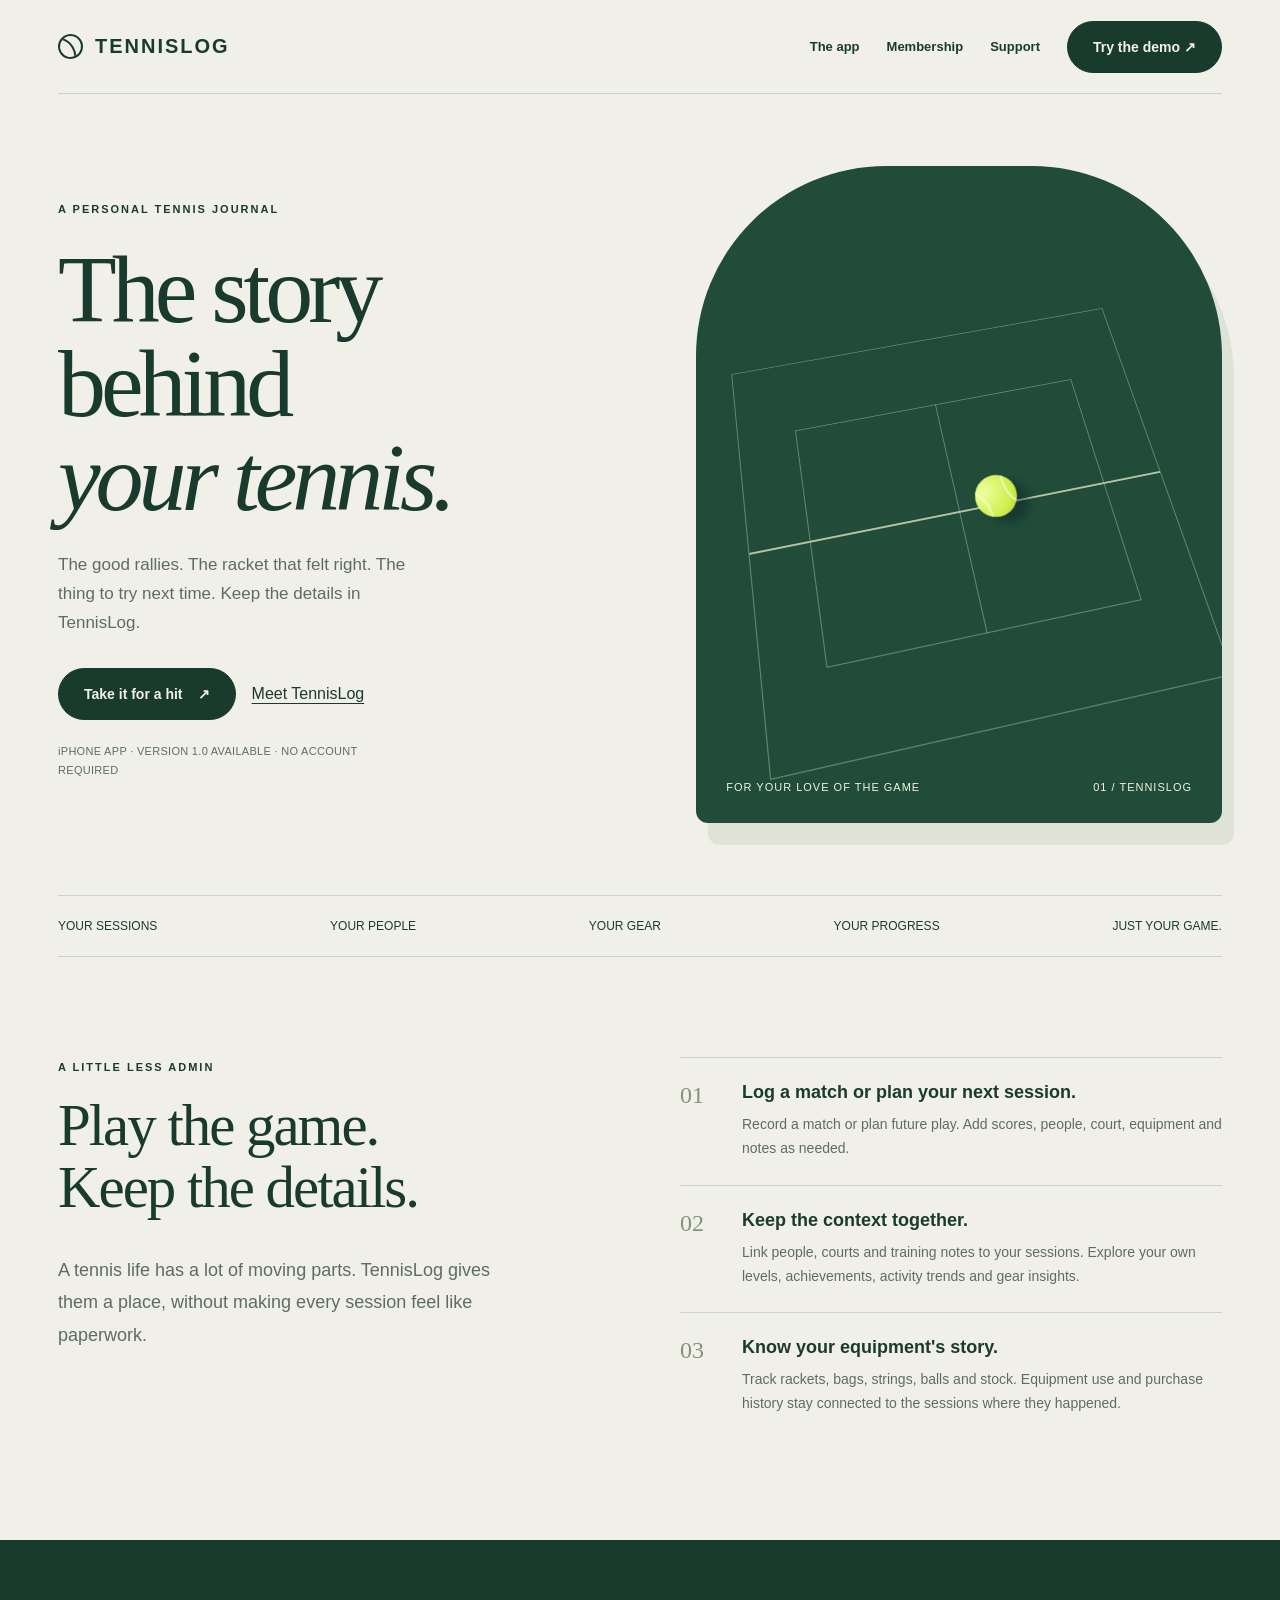
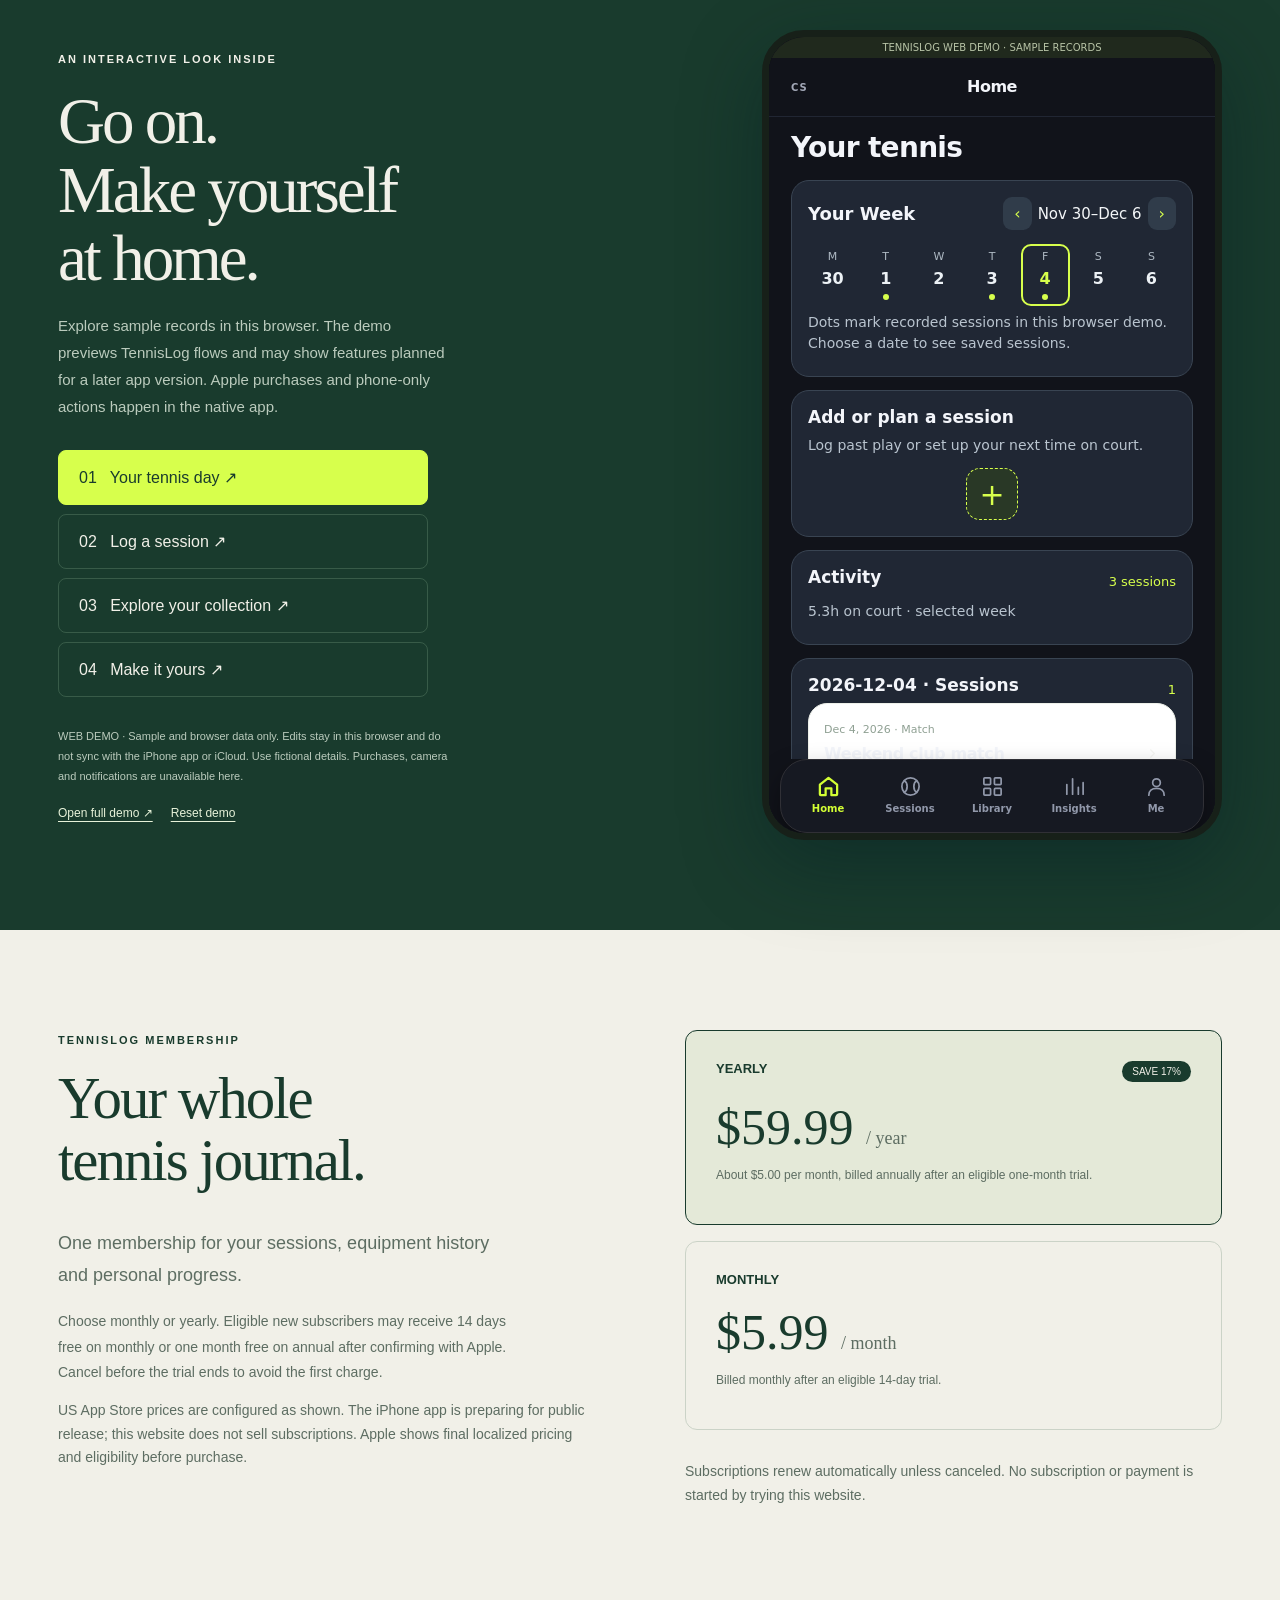
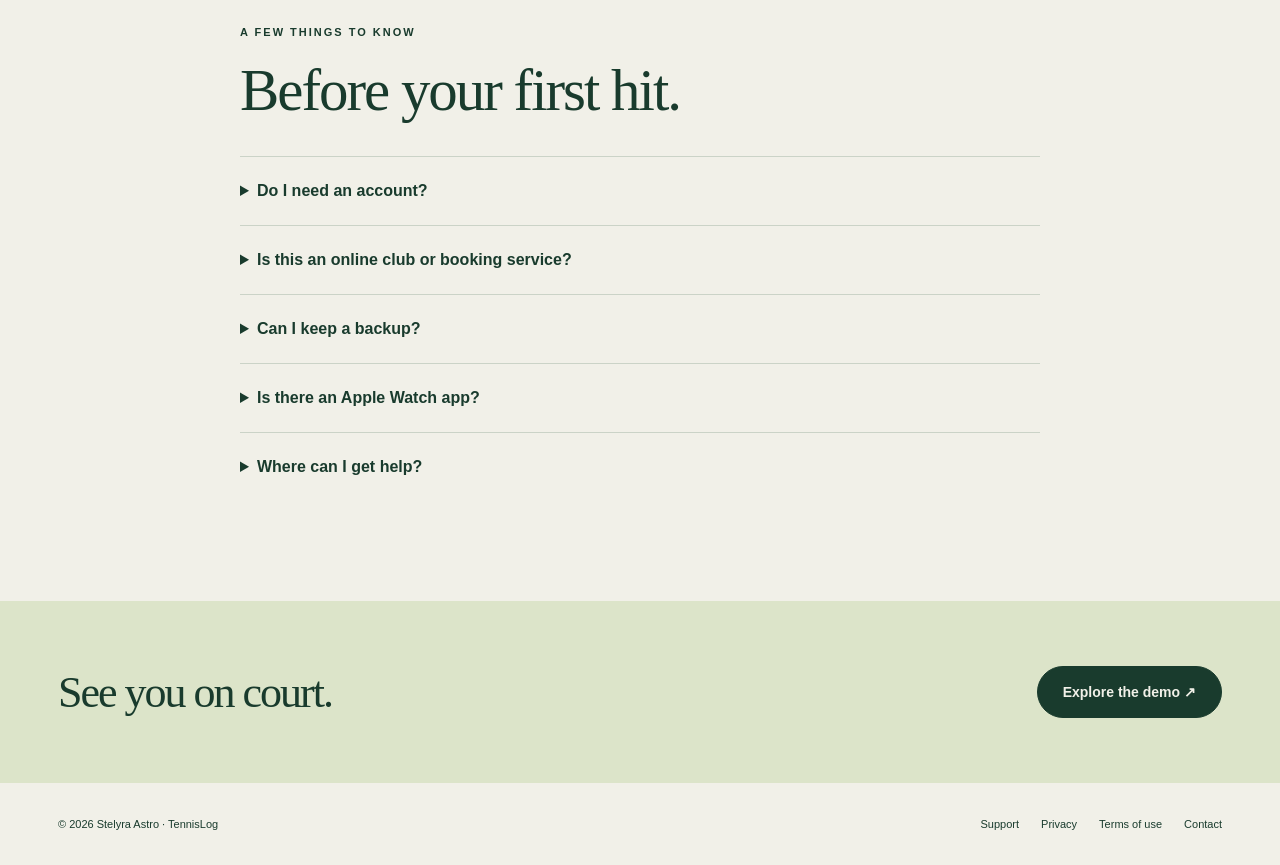
<file: index.html>
<!doctype html><html lang="en"><head><meta charset="utf-8"><meta name="viewport" content="width=device-width,initial-scale=1"><meta name="color-scheme" content="light"><title>TennisLog: Gear &amp; Match Log</title><meta name="description" content="Record matches, tournaments, equipment and progress in one iPhone tennis journal. Explore a separate interactive browser demo."><meta property="og:title" content="TennisLog — The story behind your tennis"><meta property="og:description" content="A personal tennis journal for the game, the people and the small improvements."><meta name="theme-color" content="#f1f0e8"><link rel="stylesheet" href="style.css"><link rel="icon" href="icon.svg" type="image/svg+xml"></head><body>
<a class="skip" href="#main">Skip to content</a><div class="wrap"><header class="nav"><a class="brand" href="./"><span class="brand-mark" aria-hidden="true"></span>TENNISLOG</a><nav class="nav-links" aria-label="Main navigation"><a href="#your-game">The app</a><a href="#membership">Membership</a><a href="support/">Support</a><a class="btn" href="#try">Try the demo ↗</a></nav></header>
<main id="main"><section class="hero"><div><span class="eyebrow">A personal tennis journal</span><h1>The story<br>behind<br><em>your tennis.</em></h1><p>The good rallies. The racket that felt right. The thing to try next time. Keep the details in TennisLog.</p><div class="actions"><a class="btn" href="#try">Take it for a hit <span aria-hidden="true">↗</span></a><a href="#your-game">Meet TennisLog</a></div><p class="release-note">iPHONE APP · VERSION 1.0 AVAILABLE · NO ACCOUNT REQUIRED</p></div><div class="court-art" role="img" aria-label="Original illustration of a tennis ball over a green court"><div class="court-lines"><i class="court-center"></i></div><div class="ball"></div><div class="court-caption"><span>FOR YOUR LOVE OF THE GAME</span><span>01 / TENNISLOG</span></div></div></section>
<div class="rail"><span>YOUR SESSIONS</span><span>YOUR PEOPLE</span><span>YOUR GEAR</span><span>YOUR PROGRESS</span><span>JUST YOUR GAME.</span></div>
<section class="section intro-grid" id="your-game"><div><span class="eyebrow">A little less admin</span><h2>Play the game.<br>Keep the details.</h2><p class="lead">A tennis life has a lot of moving parts. TennisLog gives them a place, without making every session feel like paperwork.</p></div><div><article class="feature-row"><span class="num">01</span><div><h3>Log a match or plan your next session.</h3><p>Record a match or plan future play. Add scores, people, court, equipment and notes as needed.</p></div></article><article class="feature-row"><span class="num">02</span><div><h3>Keep the context together.</h3><p>Link people, courts and training notes to your sessions. Explore your own levels, achievements, activity trends and gear insights.</p></div></article><article class="feature-row"><span class="num">03</span><div><h3>Know your equipment's story.</h3><p>Track rackets, bags, strings, balls and stock. Equipment use and purchase history stay connected to the sessions where they happened.</p></div></article></div></section></main></div>
<section class="demo-section" id="try" aria-labelledby="try-title"><div class="wrap demo-grid"><div><span class="eyebrow">An interactive look inside</span><h2 id="try-title">Go on.<br>Make yourself<br>at home.</h2><p>Explore sample records in this browser. The demo previews TennisLog flows and may show features planned for a later app version. Apple purchases and phone-only actions happen in the native app.</p><div class="demo-steps" aria-label="Choose a demo screen"><button data-demo-tab="home" aria-pressed="true">01 &nbsp; Your tennis day ↗</button><button data-demo-tab="play" aria-pressed="false">02 &nbsp; Log a session ↗</button><button data-demo-tab="library" aria-pressed="false">03 &nbsp; Explore your collection ↗</button><button data-demo-tab="profile" aria-pressed="false">04 &nbsp; Make it yours ↗</button></div><p class="demo-note">WEB DEMO · Sample and browser data only. Edits stay in this browser and do not sync with the iPhone app or iCloud. Use fictional details. Purchases, camera and notifications are unavailable here.</p><div class="demo-tools"><a href="demo/" target="_blank" rel="noopener">Open full demo ↗</a><button data-reset-demo>Reset demo</button></div></div><div class="phone-demo"><iframe id="demo-frame" src="demo/" title="Interactive TennisLog web prototype" loading="lazy" sandbox="allow-scripts allow-same-origin allow-forms allow-modals allow-downloads allow-popups allow-popups-to-escape-sandbox"></iframe></div></div></section>
<div class="wrap"><section class="section pricing" id="membership"><div><span class="eyebrow">TennisLog membership</span><h2>Your whole<br>tennis journal.</h2><p class="lead">One membership for your sessions, equipment history and personal progress.</p><p class="lead" style="font-size:14px">Choose monthly or yearly. Eligible new subscribers may receive 14 days free on monthly or one month free on annual after confirming with Apple. Cancel before the trial ends to avoid the first charge.</p><p style="font-size:14px;color:var(--muted);line-height:1.7">US App Store prices are configured as shown. The iPhone app is preparing for public release; this website does not sell subscriptions. Apple shows final localized pricing and eligibility before purchase.</p></div><div class="price-options"><article class="price featured"><div class="price-top"><strong>YEARLY</strong><span class="tag">SAVE 17%</span></div><div class="amount">$59.99 <span>/ year</span></div><p>About $5.00 per month, billed annually after an eligible one-month trial.</p></article><article class="price"><div class="price-top"><strong>MONTHLY</strong></div><div class="amount">$5.99 <span>/ month</span></div><p>Billed monthly after an eligible 14-day trial.</p></article><p style="font-size:14px;color:var(--muted);line-height:1.7">Subscriptions renew automatically unless canceled. No subscription or payment is started by trying this website.</p></div></section>
<section class="section faq" style="padding-top:0"><span class="eyebrow">A few things to know</span><h2>Before your first hit.</h2><details><summary>Do I need an account?</summary><p>No TennisLog account is required. TennisLog 1.0 stores records on your iPhone. Apple handles subscriptions; Restore purchases is available in the app.</p></details><details><summary>Is this an online club or booking service?</summary><p>No. People and court records are your private notes. TennisLog does not contact players, book courts or publish a social profile.</p></details><details><summary>Can I keep a backup?</summary><p>Yes. In the iPhone app, use Me to export a complete backup to Files or restore one. Records do not automatically sync between devices in version 1.0. The browser demo can export its own JSON file; demo and iPhone backup formats are different.</p></details><details><summary>Is there an Apple Watch app?</summary><p>TennisLog is iPhone only. There is no Watch app or sensor analysis.</p></details><details><summary>Where can I get help?</summary><p>Visit our <a href="support/">support page</a> or email <a href="mailto:Stelyra-Astro@proton.me">Stelyra-Astro@proton.me</a>. Please don't send private records unless they're needed to explain your issue.</p></details></section></div>
<section class="closing"><div class="wrap"><h2>See you on court.</h2><a class="btn" href="#try">Explore the demo ↗</a></div></section><div class="wrap"><footer class="footer"><span>© 2026 Stelyra Astro · TennisLog</span><nav aria-label="Footer"><a href="support/">Support</a><a href="privacy/">Privacy</a><a href="terms/">Terms of use</a><a href="mailto:Stelyra-Astro@proton.me">Contact</a></nav></footer></div><script src="site.js"></script></body></html>
</file>
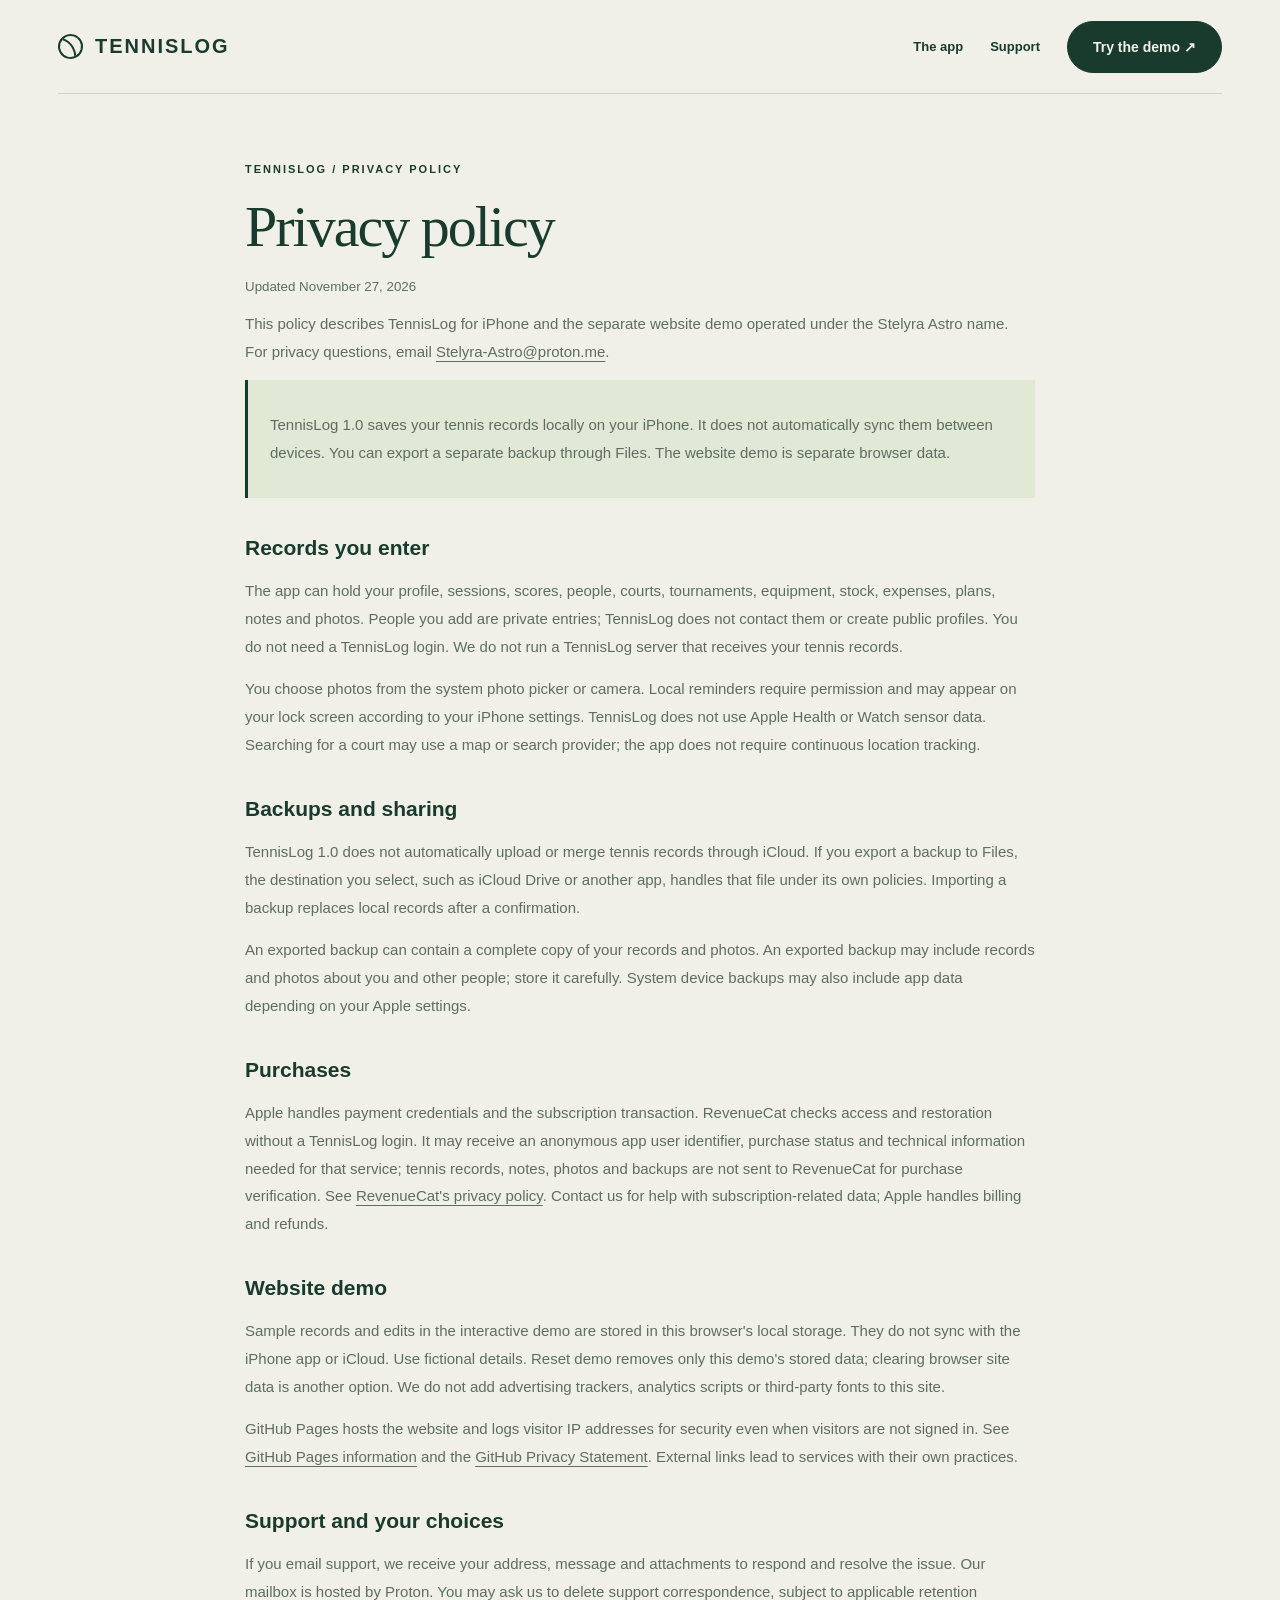
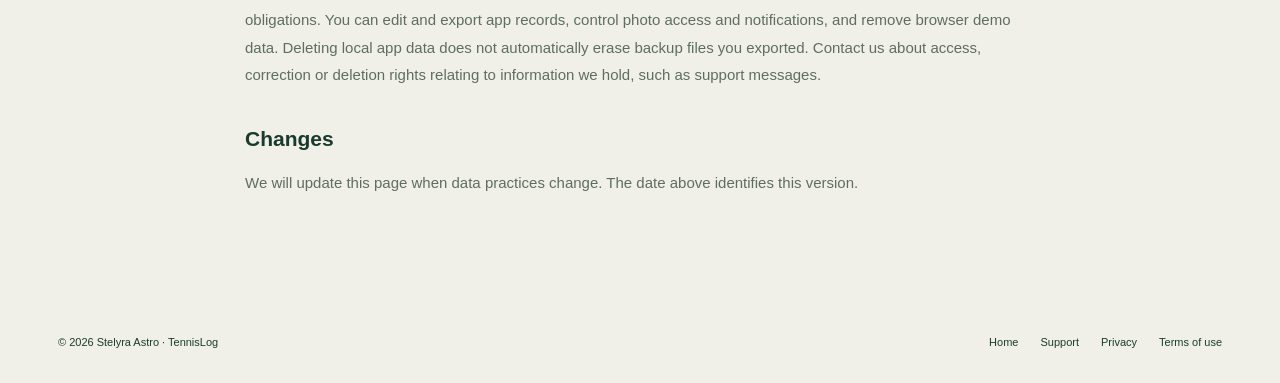
<file: privacy/index.html>
<!doctype html>
<html lang="en">
<head>
  <meta charset="utf-8">
  <meta name="viewport" content="width=device-width,initial-scale=1">
  <meta name="color-scheme" content="light">
  <title>Privacy policy — TennisLog</title>
  <meta name="description" content="How TennisLog 1.0 handles local records, backups, purchases and browser demo data.">
  <link rel="stylesheet" href="../style.css">
  <link rel="icon" href="../icon.svg" type="image/svg+xml">
</head>
<body>
  <a class="skip" href="#main">Skip to content</a>
  <div class="wrap">
    <header class="nav">
      <a class="brand" href="../"><span class="brand-mark" aria-hidden="true"></span>TENNISLOG</a>
      <nav class="nav-links" aria-label="Main navigation">
        <a href="../#your-game">The app</a><a href="../support/">Support</a>
        <a class="btn" href="../#try">Try the demo ↗</a>
      </nav>
    </header>
    <main class="legal" id="main">
      <span class="eyebrow">TennisLog / Privacy policy</span>
      <h1>Privacy policy</h1>
      <small>Updated November 27, 2026</small>

<p>This policy describes TennisLog for iPhone and the separate website demo operated under the Stelyra Astro name. For privacy questions, email <a href="mailto:Stelyra-Astro@proton.me">Stelyra-Astro@proton.me</a>.</p>
<div class="callout"><p>TennisLog 1.0 saves your tennis records locally on your iPhone. It does not automatically sync them between devices. You can export a separate backup through Files. The website demo is separate browser data.</p></div>
<h2>Records you enter</h2>
<p>The app can hold your profile, sessions, scores, people, courts, tournaments, equipment, stock, expenses, plans, notes and photos. People you add are private entries; TennisLog does not contact them or create public profiles. You do not need a TennisLog login. We do not run a TennisLog server that receives your tennis records.</p>
<p>You choose photos from the system photo picker or camera. Local reminders require permission and may appear on your lock screen according to your iPhone settings. TennisLog does not use Apple Health or Watch sensor data. Searching for a court may use a map or search provider; the app does not require continuous location tracking.</p>
<h2>Backups and sharing</h2>
<p>TennisLog 1.0 does not automatically upload or merge tennis records through iCloud. If you export a backup to Files, the destination you select, such as iCloud Drive or another app, handles that file under its own policies. Importing a backup replaces local records after a confirmation.</p>
<p>An exported backup can contain a complete copy of your records and photos. An exported backup may include records and photos about you and other people; store it carefully. System device backups may also include app data depending on your Apple settings.</p>
<h2>Purchases</h2>
<p>Apple handles payment credentials and the subscription transaction. RevenueCat checks access and restoration without a TennisLog login. It may receive an anonymous app user identifier, purchase status and technical information needed for that service; tennis records, notes, photos and backups are not sent to RevenueCat for purchase verification. See <a href="https://www.revenuecat.com/privacy">RevenueCat's privacy policy</a>. Contact us for help with subscription-related data; Apple handles billing and refunds.</p>
<h2>Website demo</h2>
<p>Sample records and edits in the interactive demo are stored in this browser's local storage. They do not sync with the iPhone app or iCloud. Use fictional details. Reset demo removes only this demo's stored data; clearing browser site data is another option. We do not add advertising trackers, analytics scripts or third-party fonts to this site.</p>
<p>GitHub Pages hosts the website and logs visitor IP addresses for security even when visitors are not signed in. See <a href="https://docs.github.com/en/pages/getting-started-with-github-pages/what-is-github-pages">GitHub Pages information</a> and the <a href="https://docs.github.com/en/site-policy/privacy-policies/github-general-privacy-statement">GitHub Privacy Statement</a>. External links lead to services with their own practices.</p>
<h2>Support and your choices</h2>
<p>If you email support, we receive your address, message and attachments to respond and resolve the issue. Our mailbox is hosted by Proton. You may ask us to delete support correspondence, subject to applicable retention obligations. You can edit and export app records, control photo access and notifications, and remove browser demo data. Deleting local app data does not automatically erase backup files you exported. Contact us about access, correction or deletion rights relating to information we hold, such as support messages.</p>
<h2>Changes</h2><p>We will update this page when data practices change. The date above identifies this version.</p>

    </main>
    <footer class="footer">
      <span>© 2026 Stelyra Astro · TennisLog</span>
      <nav aria-label="Footer"><a href="../">Home</a><a href="../support/">Support</a><a href="../privacy/">Privacy</a><a href="../terms/">Terms of use</a></nav>
    </footer>
  </div>
</body>
</html>
</file>
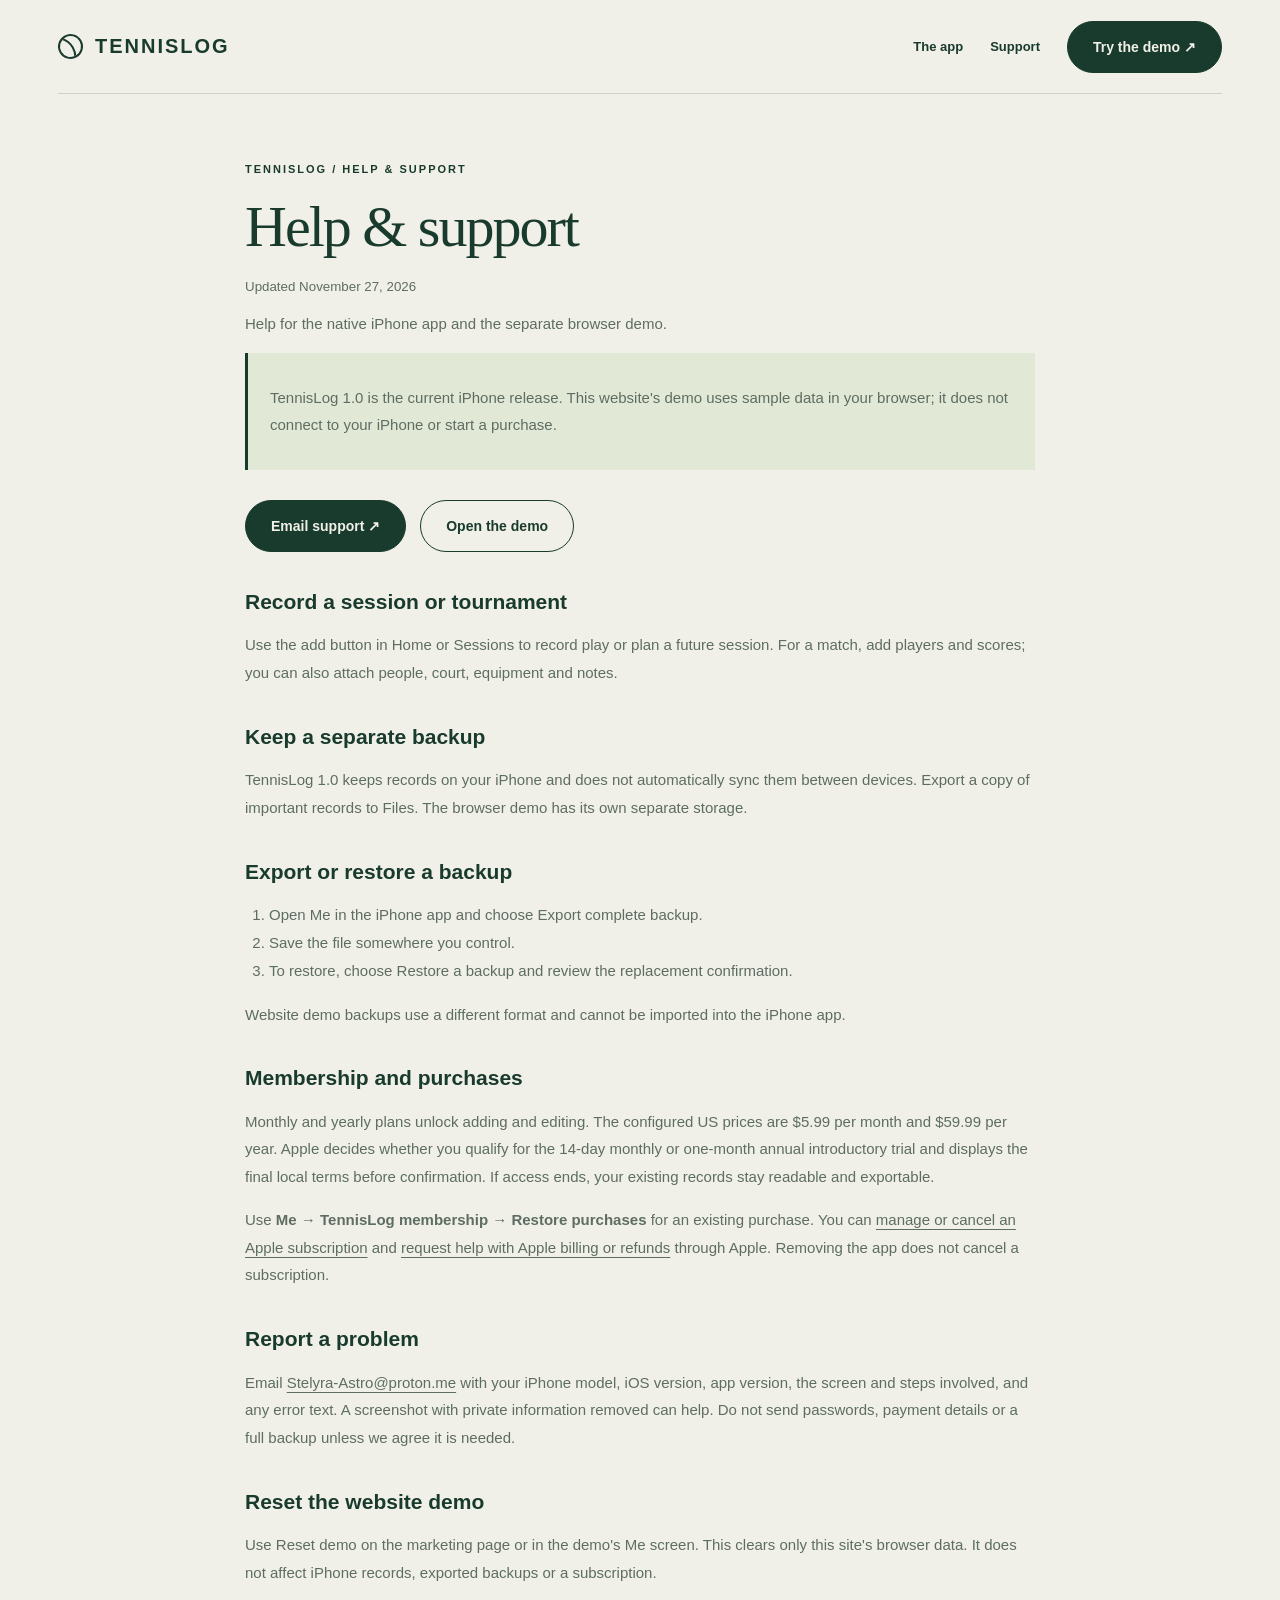
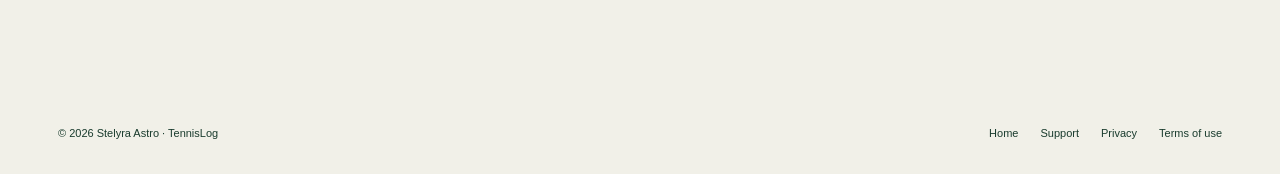
<file: support/index.html>
<!doctype html>
<html lang="en">
<head>
  <meta charset="utf-8">
  <meta name="viewport" content="width=device-width,initial-scale=1">
  <meta name="color-scheme" content="light">
  <title>Help & support — TennisLog</title>
  <meta name="description" content="Help for TennisLog 1.0, backups, subscriptions and the browser demo.">
  <link rel="stylesheet" href="../style.css">
  <link rel="icon" href="../icon.svg" type="image/svg+xml">
</head>
<body>
  <a class="skip" href="#main">Skip to content</a>
  <div class="wrap">
    <header class="nav">
      <a class="brand" href="../"><span class="brand-mark" aria-hidden="true"></span>TENNISLOG</a>
      <nav class="nav-links" aria-label="Main navigation">
        <a href="../#your-game">The app</a><a href="../support/">Support</a>
        <a class="btn" href="../#try">Try the demo ↗</a>
      </nav>
    </header>
    <main class="legal" id="main">
      <span class="eyebrow">TennisLog / Help & support</span>
      <h1>Help & support</h1>
      <small>Updated November 27, 2026</small>

<p class="lead">Help for the native iPhone app and the separate browser demo.</p>
<div class="callout"><p>TennisLog 1.0 is the current iPhone release. This website's demo uses sample data in your browser; it does not connect to your iPhone or start a purchase.</p></div>
<div class="support-links"><a class="btn" href="mailto:Stelyra-Astro@proton.me">Email support ↗</a><a class="btn ghost" href="../#try">Open the demo</a></div>
<h2>Record a session or tournament</h2>
<p>Use the add button in Home or Sessions to record play or plan a future session. For a match, add players and scores; you can also attach people, court, equipment and notes.</p>
<h2>Keep a separate backup</h2>
<p>TennisLog 1.0 keeps records on your iPhone and does not automatically sync them between devices. Export a copy of important records to Files. The browser demo has its own separate storage.</p>
<h2>Export or restore a backup</h2>
<ol><li>Open Me in the iPhone app and choose Export complete backup.</li><li>Save the file somewhere you control.</li><li>To restore, choose Restore a backup and review the replacement confirmation.</li></ol>
<p>Website demo backups use a different format and cannot be imported into the iPhone app.</p>
<h2>Membership and purchases</h2>
<p>Monthly and yearly plans unlock adding and editing. The configured US prices are $5.99 per month and $59.99 per year. Apple decides whether you qualify for the 14-day monthly or one-month annual introductory trial and displays the final local terms before confirmation. If access ends, your existing records stay readable and exportable.</p>
<p>Use <strong>Me → TennisLog membership → Restore purchases</strong> for an existing purchase. You can <a href="https://apps.apple.com/account/subscriptions">manage or cancel an Apple subscription</a> and <a href="https://reportaproblem.apple.com/">request help with Apple billing or refunds</a> through Apple. Removing the app does not cancel a subscription.</p>
<h2>Report a problem</h2>
<p>Email <a href="mailto:Stelyra-Astro@proton.me">Stelyra-Astro@proton.me</a> with your iPhone model, iOS version, app version, the screen and steps involved, and any error text. A screenshot with private information removed can help. Do not send passwords, payment details or a full backup unless we agree it is needed.</p>
<h2>Reset the website demo</h2>
<p>Use Reset demo on the marketing page or in the demo's Me screen. This clears only this site's browser data. It does not affect iPhone records, exported backups or a subscription.</p>

    </main>
    <footer class="footer">
      <span>© 2026 Stelyra Astro · TennisLog</span>
      <nav aria-label="Footer"><a href="../">Home</a><a href="../support/">Support</a><a href="../privacy/">Privacy</a><a href="../terms/">Terms of use</a></nav>
    </footer>
  </div>
</body>
</html>
</file>
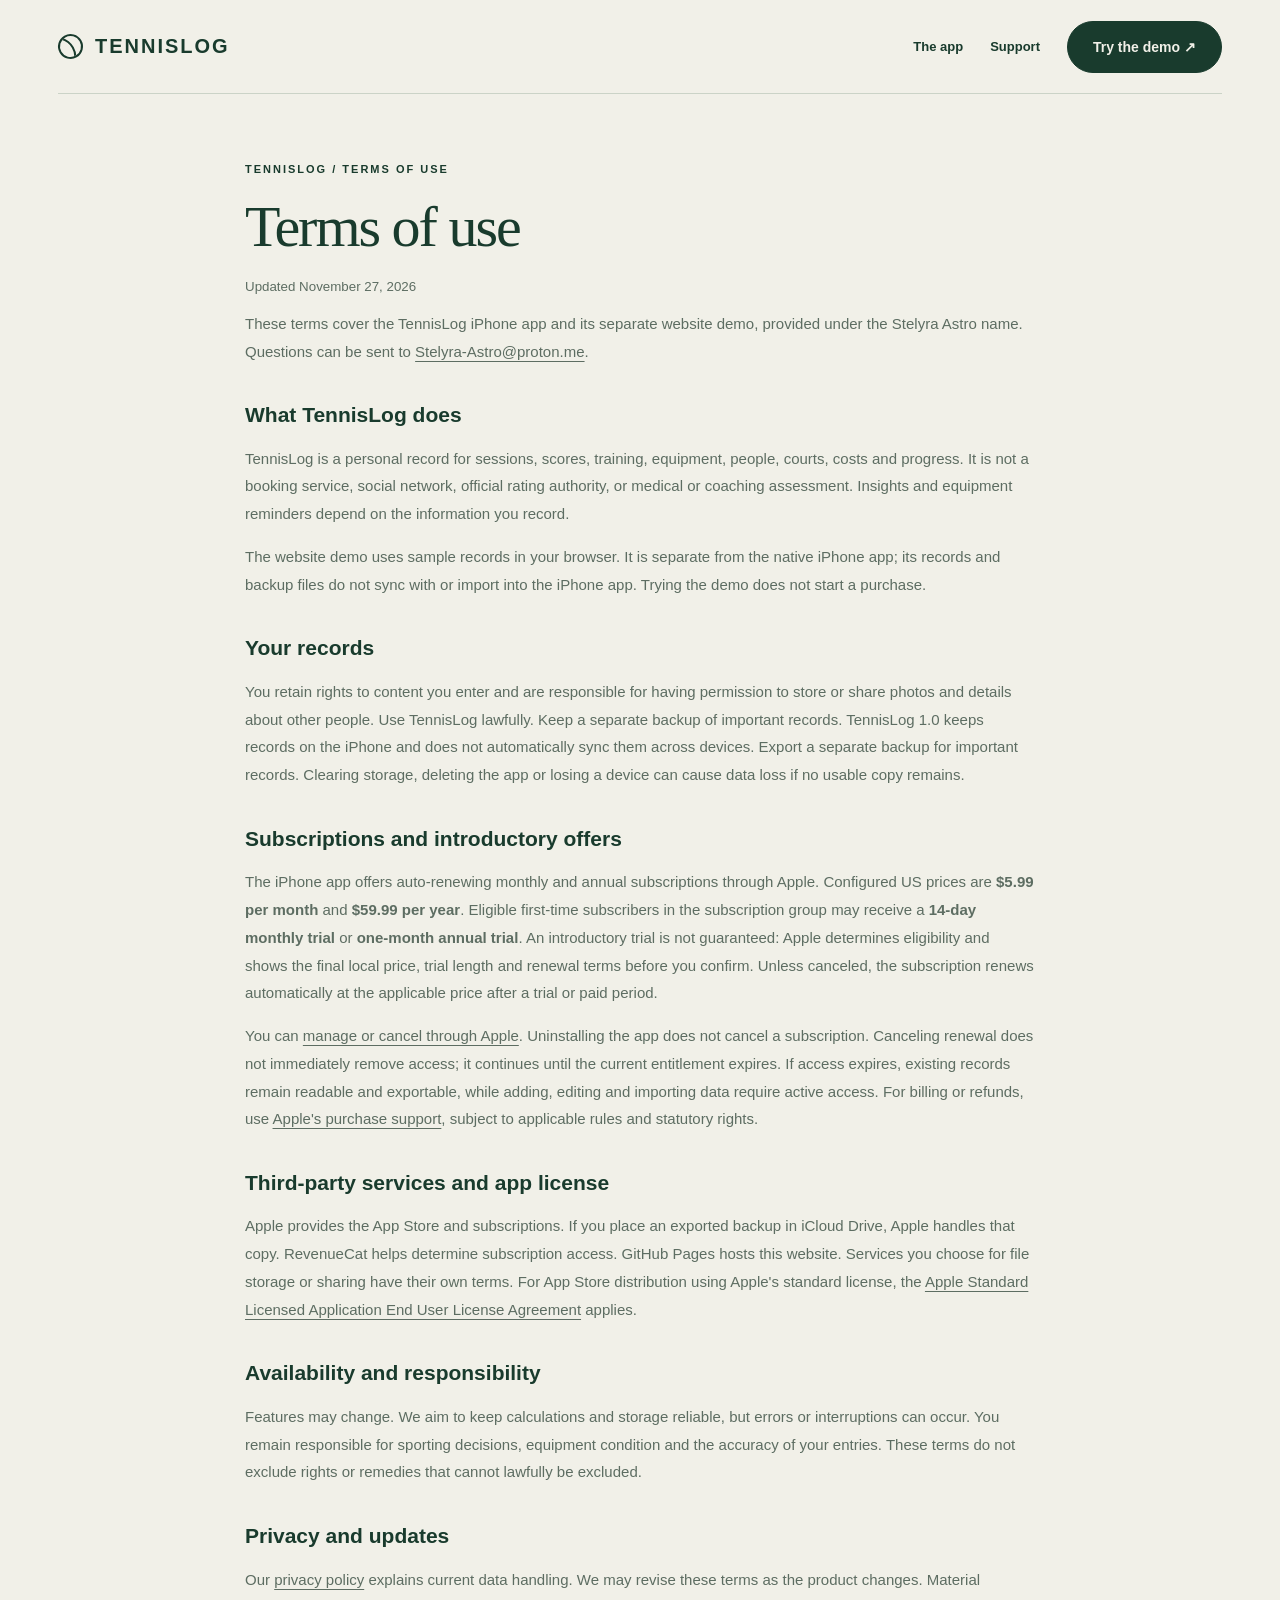
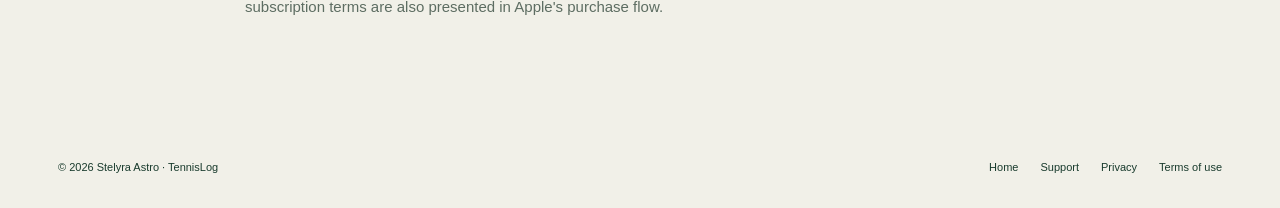
<file: terms/index.html>
<!doctype html>
<html lang="en">
<head>
  <meta charset="utf-8">
  <meta name="viewport" content="width=device-width,initial-scale=1">
  <meta name="color-scheme" content="light">
  <title>Terms of use — TennisLog</title>
  <meta name="description" content="Terms for TennisLog iPhone subscriptions, personal records and the separate browser demo.">
  <link rel="stylesheet" href="../style.css">
  <link rel="icon" href="../icon.svg" type="image/svg+xml">
</head>
<body>
  <a class="skip" href="#main">Skip to content</a>
  <div class="wrap">
    <header class="nav">
      <a class="brand" href="../"><span class="brand-mark" aria-hidden="true"></span>TENNISLOG</a>
      <nav class="nav-links" aria-label="Main navigation">
        <a href="../#your-game">The app</a><a href="../support/">Support</a>
        <a class="btn" href="../#try">Try the demo ↗</a>
      </nav>
    </header>
    <main class="legal" id="main">
      <span class="eyebrow">TennisLog / Terms of use</span>
      <h1>Terms of use</h1>
      <small>Updated November 27, 2026</small>

<p>These terms cover the TennisLog iPhone app and its separate website demo, provided under the Stelyra Astro name. Questions can be sent to <a href="mailto:Stelyra-Astro@proton.me">Stelyra-Astro@proton.me</a>.</p>
<h2>What TennisLog does</h2>
<p>TennisLog is a personal record for sessions, scores, training, equipment, people, courts, costs and progress. It is not a booking service, social network, official rating authority, or medical or coaching assessment. Insights and equipment reminders depend on the information you record.</p>
<p>The website demo uses sample records in your browser. It is separate from the native iPhone app; its records and backup files do not sync with or import into the iPhone app. Trying the demo does not start a purchase.</p>
<h2>Your records</h2>
<p>You retain rights to content you enter and are responsible for having permission to store or share photos and details about other people. Use TennisLog lawfully. Keep a separate backup of important records. TennisLog 1.0 keeps records on the iPhone and does not automatically sync them across devices. Export a separate backup for important records. Clearing storage, deleting the app or losing a device can cause data loss if no usable copy remains.</p>
<h2>Subscriptions and introductory offers</h2>
<p>The iPhone app offers auto-renewing monthly and annual subscriptions through Apple. Configured US prices are <strong>$5.99 per month</strong> and <strong>$59.99 per year</strong>. Eligible first-time subscribers in the subscription group may receive a <strong>14-day monthly trial</strong> or <strong>one-month annual trial</strong>. An introductory trial is not guaranteed: Apple determines eligibility and shows the final local price, trial length and renewal terms before you confirm. Unless canceled, the subscription renews automatically at the applicable price after a trial or paid period.</p>
<p>You can <a href="https://apps.apple.com/account/subscriptions">manage or cancel through Apple</a>. Uninstalling the app does not cancel a subscription. Canceling renewal does not immediately remove access; it continues until the current entitlement expires. If access expires, existing records remain readable and exportable, while adding, editing and importing data require active access. For billing or refunds, use <a href="https://reportaproblem.apple.com/">Apple's purchase support</a>, subject to applicable rules and statutory rights.</p>
<h2>Third-party services and app license</h2>
<p>Apple provides the App Store and subscriptions. If you place an exported backup in iCloud Drive, Apple handles that copy. RevenueCat helps determine subscription access. GitHub Pages hosts this website. Services you choose for file storage or sharing have their own terms. For App Store distribution using Apple's standard license, the <a href="https://www.apple.com/legal/internet-services/itunes/dev/stdeula/">Apple Standard Licensed Application End User License Agreement</a> applies.</p>
<h2>Availability and responsibility</h2>
<p>Features may change. We aim to keep calculations and storage reliable, but errors or interruptions can occur. You remain responsible for sporting decisions, equipment condition and the accuracy of your entries. These terms do not exclude rights or remedies that cannot lawfully be excluded.</p>
<h2>Privacy and updates</h2>
<p>Our <a href="../privacy/">privacy policy</a> explains current data handling. We may revise these terms as the product changes. Material subscription terms are also presented in Apple's purchase flow.</p>

    </main>
    <footer class="footer">
      <span>© 2026 Stelyra Astro · TennisLog</span>
      <nav aria-label="Footer"><a href="../">Home</a><a href="../support/">Support</a><a href="../privacy/">Privacy</a><a href="../terms/">Terms of use</a></nav>
    </footer>
  </div>
</body>
</html>
</file>
<file: style.css>
:root{color-scheme:light;--paper:#f1f0e8;--ink:#193b2d;--muted:#5d6d62;--lime:#d7ff4c;--line:#cbd3c7;--dark:#11141a;font-family:-apple-system,BlinkMacSystemFont,"Segoe UI",sans-serif}*{box-sizing:border-box}html{scroll-behavior:smooth}body{margin:0;background:var(--paper);color:var(--ink)}a{color:inherit;text-underline-offset:4px}button{font:inherit;cursor:pointer}button,a{-webkit-tap-highlight-color:transparent}:focus-visible{outline:3px solid #749322;outline-offset:5px}.wrap{max-width:1260px;margin:auto;padding:0 48px}.nav{height:94px;display:flex;align-items:center;justify-content:space-between;border-bottom:1px solid var(--line);gap:24px}.brand{text-decoration:none;font-size:20px;letter-spacing:2px;font-weight:850;display:flex;align-items:center;gap:12px}.brand-mark{width:25px;height:25px;border:2px solid currentColor;border-radius:50%;position:relative;overflow:hidden;transform:rotate(-30deg)}.brand-mark:after{content:"";position:absolute;width:35px;height:35px;border:2px solid currentColor;border-radius:50%;top:-7px;left:-26px}.nav-links{display:flex;align-items:center;gap:27px;font-size:13px;font-weight:650}.nav-links a{text-decoration:none}.btn{display:inline-flex;align-items:center;justify-content:center;gap:15px;background:var(--ink);color:var(--paper);border:1px solid var(--ink);border-radius:99px;padding:17px 25px;text-decoration:none;font-size:14px;font-weight:700}.btn.lime{background:var(--lime);color:var(--ink);border-color:var(--lime)}.btn.ghost{background:transparent;color:var(--ink)}.eyebrow{font-size:11px;letter-spacing:2px;text-transform:uppercase;font-weight:750}.hero{display:grid;grid-template-columns:1.1fr 1fr;gap:60px;align-items:center;min-height:720px;padding:72px 0}.hero h1{font-family:Georgia,serif;font-size:clamp(64px,7.5vw,104px);line-height:.98;letter-spacing:-5px;font-weight:500;margin:26px 0}.hero h1 em{font-weight:400}.hero p{max-width:360px;font-size:17px;line-height:1.7;color:var(--muted)}.actions{display:flex;align-items:center;gap:16px;margin-top:30px;flex-wrap:wrap}.release-note{font-size:11px!important;letter-spacing:.3px;margin-top:22px}.court-art{aspect-ratio:4/5;background:#204c39;position:relative;border-radius:190px 190px 12px 12px;overflow:hidden;box-shadow:12px 22px 0 #dfe3d7}.court-lines{position:absolute;inset:21% 10% 16%;border:1px solid #b3c3a57a;transform:perspective(600px) rotateX(20deg) rotate(-12deg)}.court-lines:before{content:"";position:absolute;inset:20% 14%;border:1px solid #b3c3a57a}.court-lines:after{content:"";position:absolute;top:50%;width:100%;border-top:2px solid #b3c3a5}.court-center{position:absolute;height:60%;left:50%;top:20%;border-left:1px solid #b3c3a57a}.ball{width:8%;aspect-ratio:1;border-radius:50%;background:radial-gradient(circle at 30% 25%,#eeff9c,#d0ee4b 65%,#a7c238);position:absolute;top:47%;left:53%;box-shadow:7px 12px 8px #071e2666;overflow:hidden;transform:rotate(-35deg)}.ball:before,.ball:after{content:"";position:absolute;width:75%;height:115%;border:2px solid #f6ffd9b0;border-radius:50%;top:-8%}.ball:before{left:-61%}.ball:after{right:-61%}.court-caption{position:absolute;left:30px;right:30px;bottom:30px;display:flex;justify-content:space-between;color:#eff4dd;font-size:11px;letter-spacing:1px}.rail{display:flex;justify-content:space-between;padding:23px 0;border-top:1px solid var(--line);border-bottom:1px solid var(--line);font-size:12px;gap:18px}.section{padding:100px 0}.section h2{font-family:Georgia,serif;font-size:clamp(40px,4.6vw,62px);font-weight:400;line-height:1.05;letter-spacing:-2px;margin:20px 0 35px}.intro-grid{display:grid;grid-template-columns:1fr 1fr;gap:80px}.lead{font-size:18px;line-height:1.8;color:var(--muted);max-width:460px}.feature-row{display:grid;grid-template-columns:46px 1fr;gap:16px;padding:24px 0;border-top:1px solid var(--line)}.feature-row .num{font-family:Georgia,serif;color:#83927b;font-size:24px}.feature-row h3{font-size:18px;margin:0 0 10px}.feature-row p{font-size:14px;line-height:1.7;color:var(--muted);margin:0}.demo-section{background:var(--ink);color:var(--paper);padding:90px 0}.demo-grid{display:grid;grid-template-columns:1fr 460px;gap:80px;align-items:center}.demo-section h2{font-family:Georgia,serif;font-size:65px;font-weight:400;line-height:1.05;letter-spacing:-3px;margin:20px 0}.demo-section p{color:#bbcbbd;font-size:15px;line-height:1.8;max-width:390px}.demo-steps{display:flex;flex-direction:column;gap:9px;margin:30px 0}.demo-steps button{background:transparent;color:var(--paper);border:1px solid #759b7f55;text-align:left;padding:17px 20px;border-radius:8px;max-width:370px}.demo-steps button:hover,.demo-steps button[aria-pressed=true]{background:var(--lime);color:var(--ink);border-color:var(--lime)}.phone-demo{background:#11141a;border:7px solid #172019;border-radius:42px;overflow:hidden;box-shadow:0 25px 80px #001c2266;width:100%;height:810px;position:relative}.phone-demo iframe{border:0;width:100%;height:100%;background:#11141a}.demo-note{font-size:11px!important;max-width:390px}.demo-tools{display:flex;gap:18px;align-items:center;margin-top:20px}.demo-tools a,.demo-tools button{font-size:12px;color:#e7f2d9;background:none;border:0;padding:0;text-decoration:underline;text-underline-offset:4px}.pricing{display:grid;grid-template-columns:1fr 1fr;gap:90px}.price-options{display:grid;gap:16px}.price{padding:30px;border:1px solid var(--line);border-radius:12px}.price.featured{border-color:var(--ink);background:#e4e9d8}.price-top{display:flex;justify-content:space-between;font-size:13px}.tag{border-radius:99px;background:var(--ink);color:var(--paper);padding:5px 10px;font-size:10px}.amount{font-family:Georgia,serif;font-size:50px;margin-top:16px}.amount span{font-family:inherit;font-size:18px;color:var(--muted)}.price p{font-size:12px;color:var(--muted)}.faq{max-width:800px;margin:auto}details{border-top:1px solid var(--line);padding:22px 0}summary{font-weight:650;cursor:pointer;line-height:1.5}details p{font-size:14px;line-height:1.8;color:var(--muted)}.closing{background:#dce4c9;padding:65px 0}.closing .wrap{display:flex;justify-content:space-between;gap:30px;align-items:center}.closing h2{font-family:Georgia,serif;font-weight:400;font-size:44px;letter-spacing:-2px;margin:0}.footer{display:flex;justify-content:space-between;gap:30px;align-items:center;padding:35px 0;font-size:11px}.footer nav{display:flex;flex-wrap:wrap;gap:22px}.footer a{text-decoration:none}.legal{max-width:790px;margin:auto;padding:65px 0 90px}.legal h1{font-family:Georgia,serif;font-size:58px;font-weight:400;letter-spacing:-2px;line-height:1.1;margin:18px 0}.legal h2{font-size:21px;margin-top:38px}.legal p,.legal li{font-size:15px;line-height:1.85;color:var(--muted)}.legal ul,.legal ol{padding-left:24px}.legal .callout{background:#e2e8d6;border-left:3px solid var(--ink);padding:16px 22px}.legal small{color:var(--muted)}.skip{position:absolute;top:-100px}.skip:focus{top:10px;left:10px;z-index:99;background:white;padding:14px}.support-links{display:flex;gap:14px;flex-wrap:wrap;margin-top:30px}@media(max-width:900px){.wrap{padding:0 28px}.hero{gap:30px;min-height:580px}.hero h1{font-size:70px}.court-art{aspect-ratio:3/4}.ball{width:8%;left:53%}.intro-grid,.pricing{gap:40px}.demo-grid{gap:35px;grid-template-columns:1fr 390px}.demo-section h2{font-size:48px}.phone-demo{height:780px}.nav-links{gap:16px}}@media(max-width:700px){.wrap{padding:0 22px}.nav{height:78px}.brand{font-size:17px}.nav-links a:not(.btn){display:none}.nav-links .btn{font-size:11px;padding:12px 16px}.hero{grid-template-columns:1fr;padding:50px 0;gap:40px}.hero h1{font-size:72px;letter-spacing:-4px}.hero p{font-size:16px}.court-art{aspect-ratio:1.3;max-height:340px;border-radius:170px 170px 8px 8px}.ball{width:8%;left:53%;top:47%}.rail{flex-wrap:wrap;font-size:11px;justify-content:flex-start;gap:15px 25px}.section{padding:65px 0}.intro-grid,.pricing,.demo-grid{grid-template-columns:1fr;gap:30px}.demo-section{padding:60px 0}.demo-section h2{font-size:53px}.demo-steps{display:grid;grid-template-columns:1fr 1fr}.demo-steps button{padding:14px;font-size:12px}.phone-demo{max-width:430px;margin:auto;height:800px;border-width:5px;border-radius:30px}.closing .wrap{display:block}.closing .btn{margin-top:25px}.closing h2{font-size:36px}.footer{display:block;line-height:1.8}.footer nav{margin-top:18px}.legal h1{font-size:45px}.legal{padding:45px 0 65px}}@media(prefers-reduced-motion:reduce){html{scroll-behavior:auto}}
</file>
